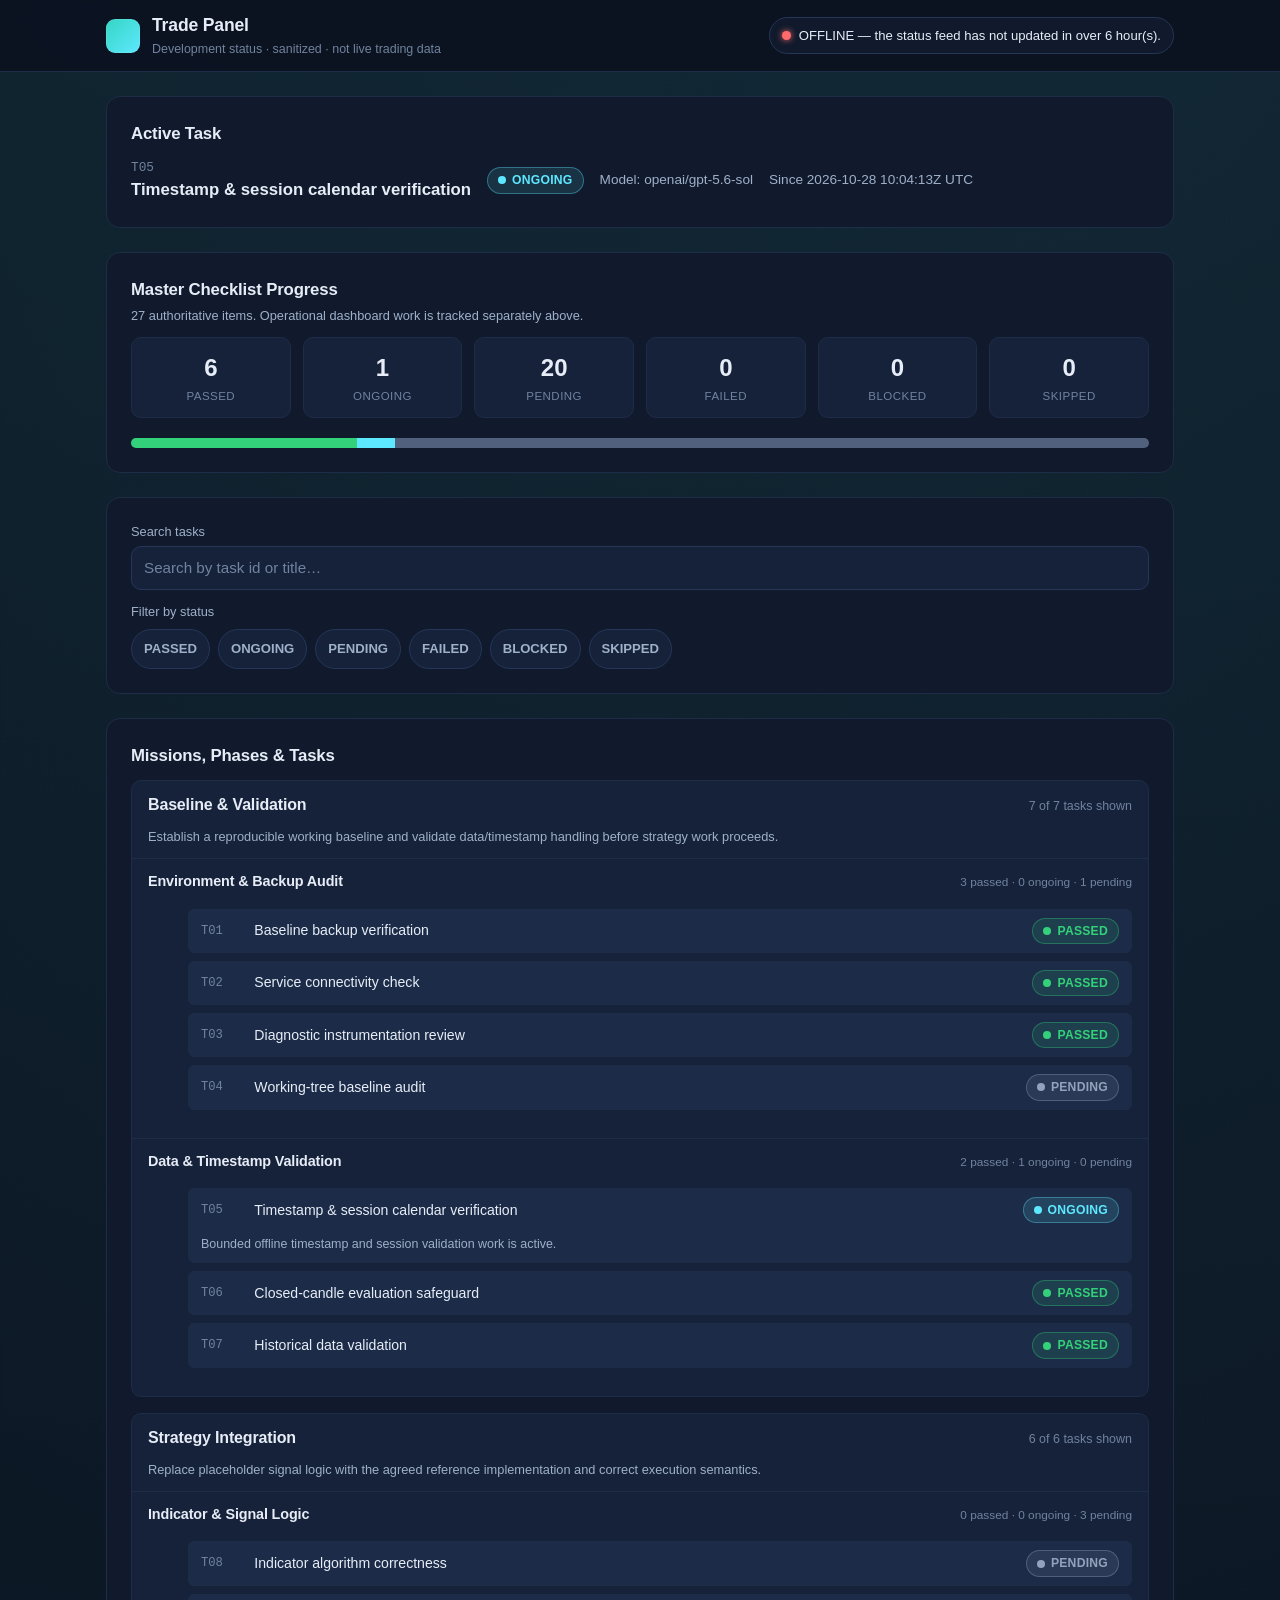
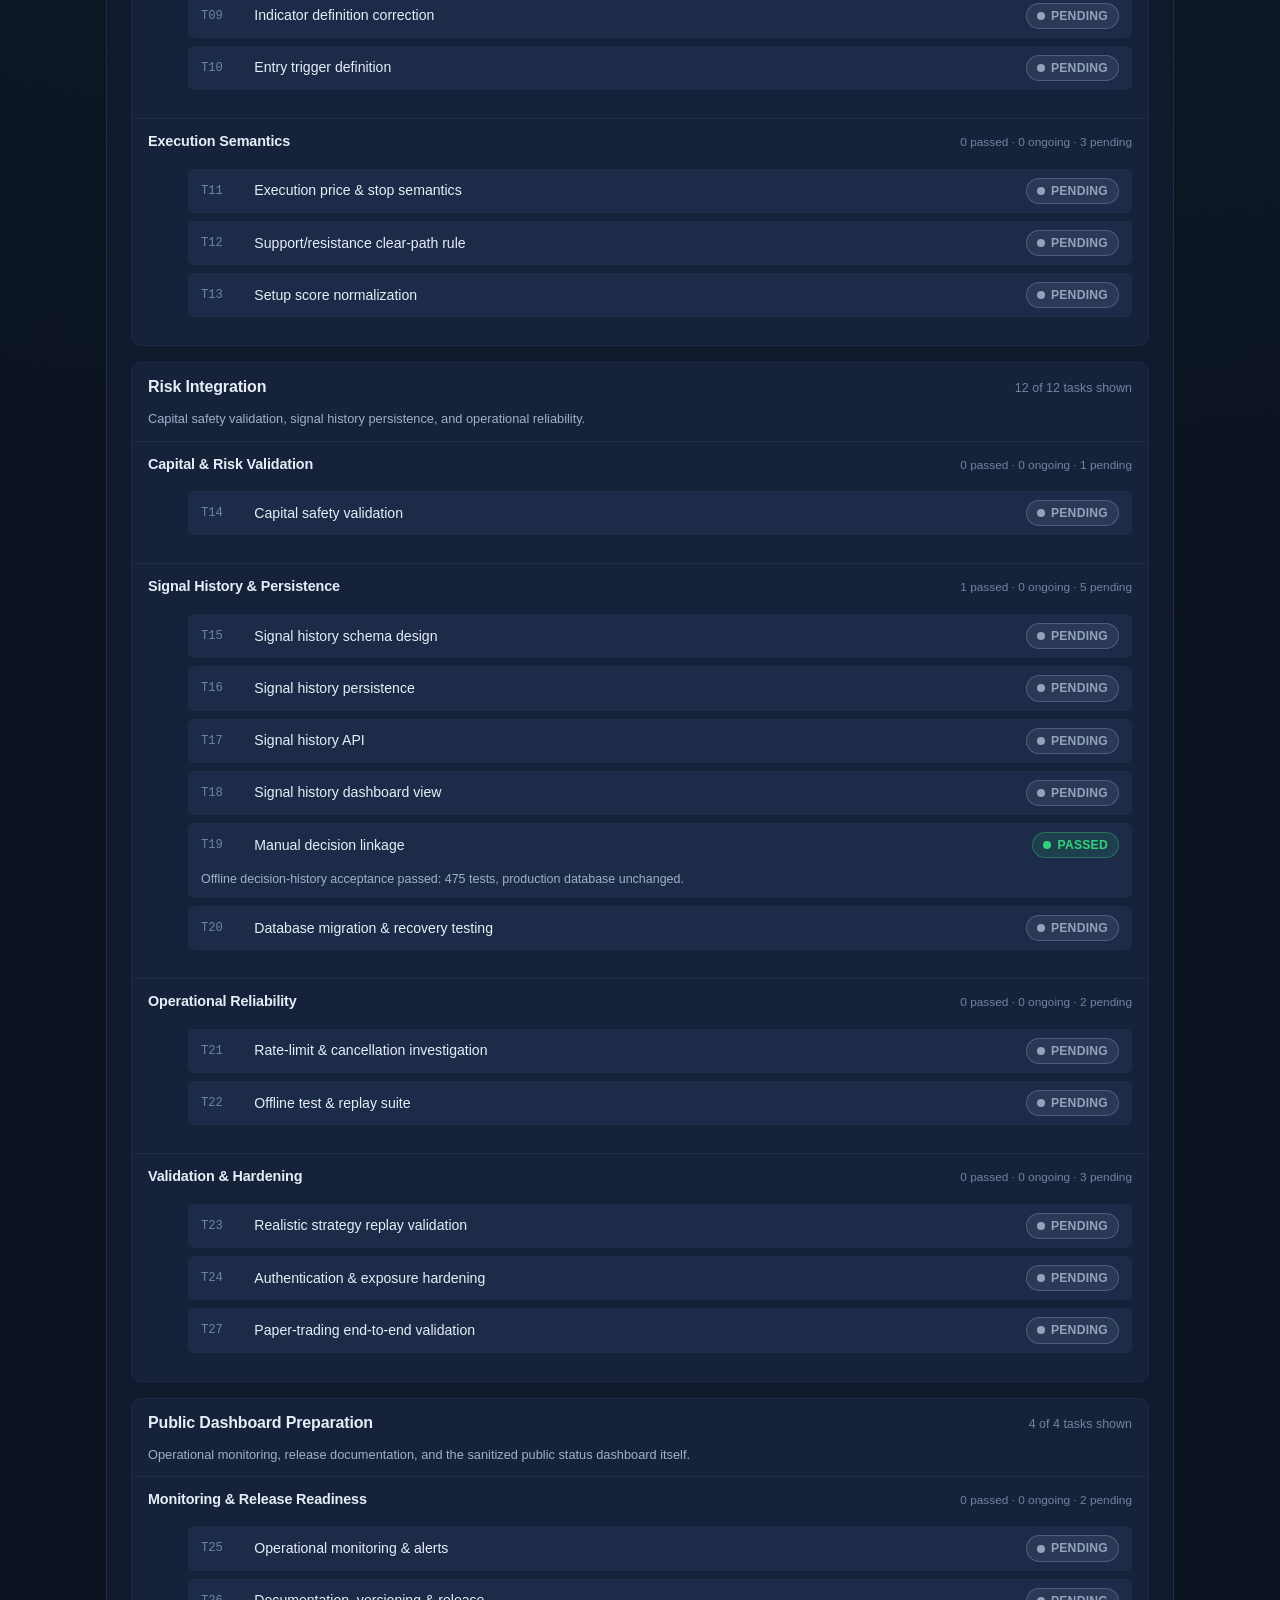
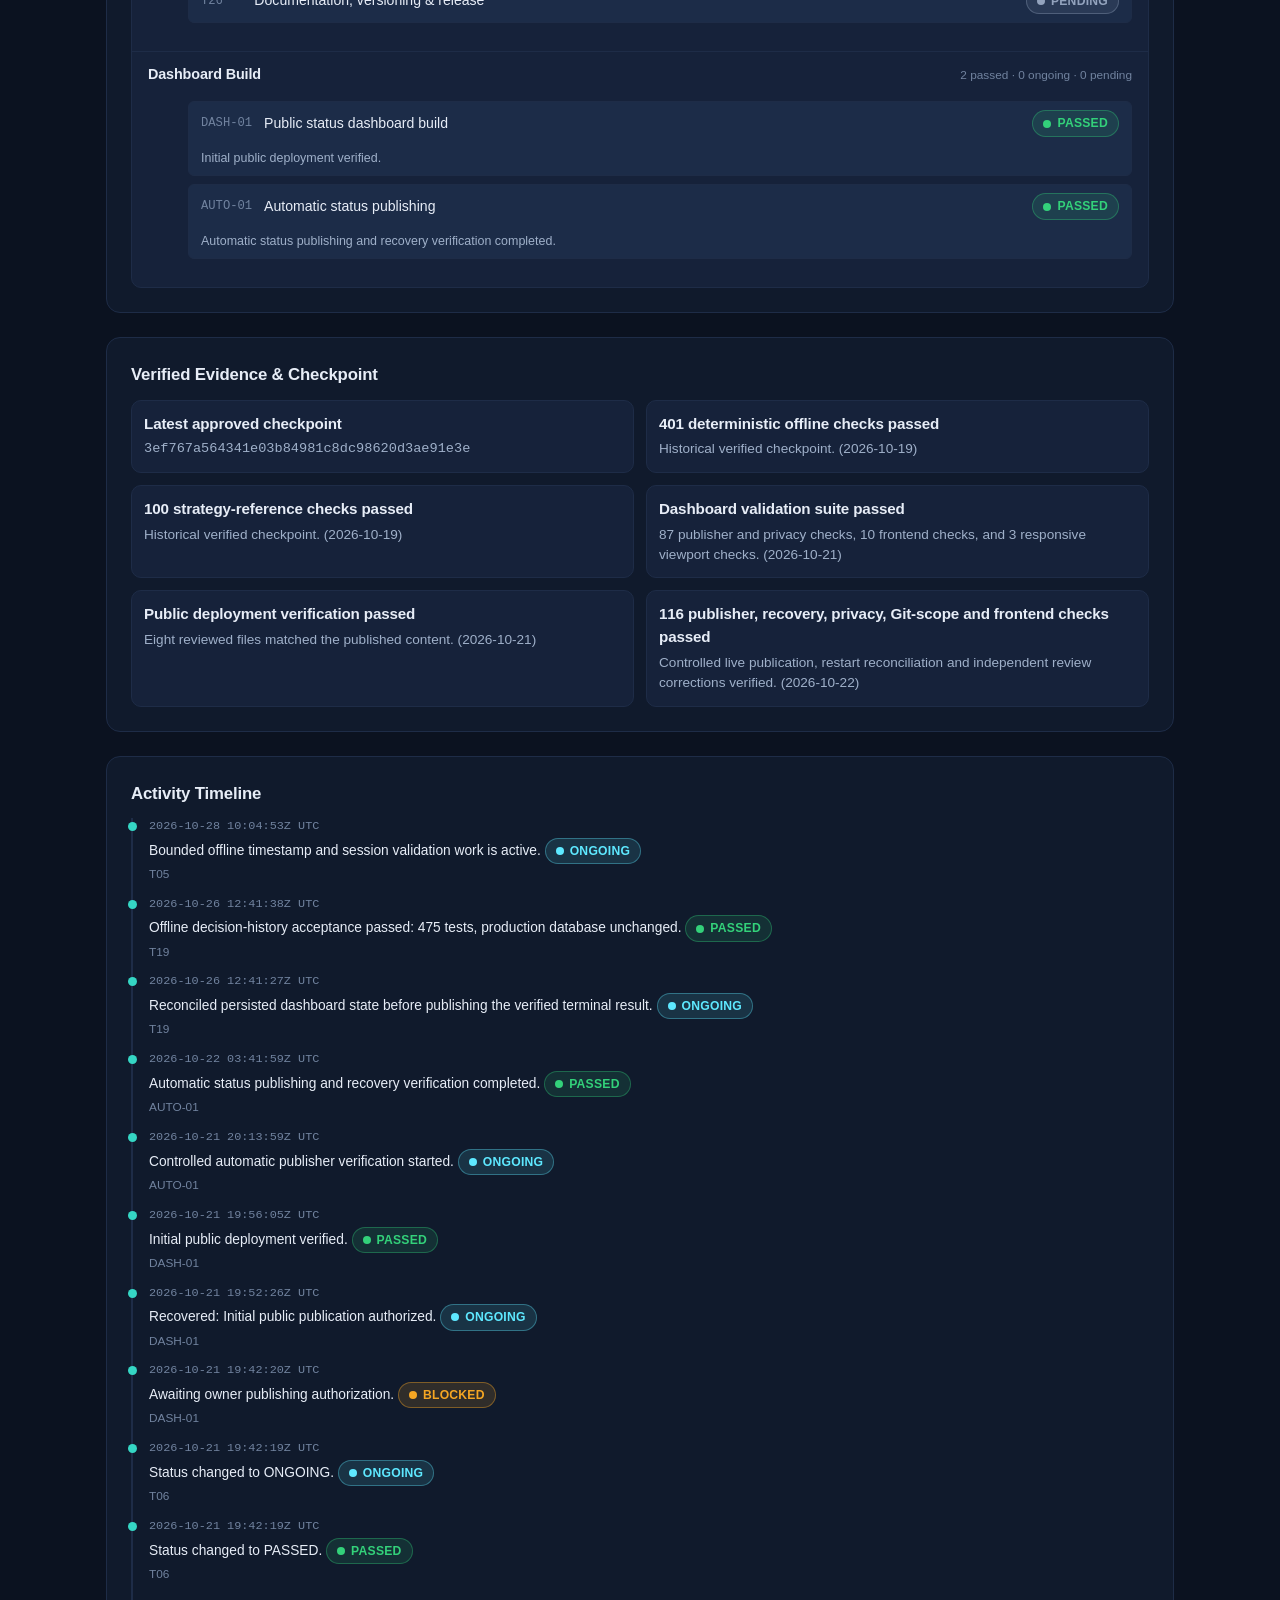
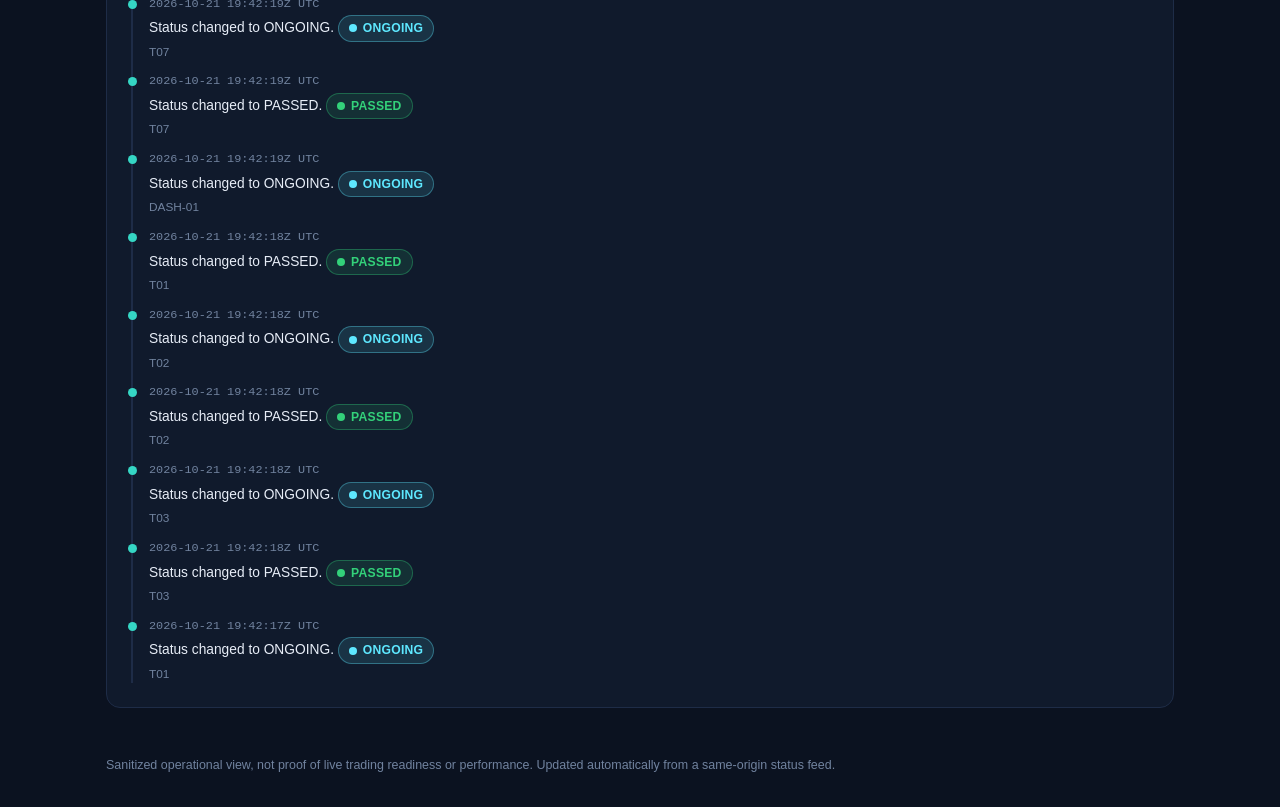
<file: index.html>
<!DOCTYPE html>
<html lang="en">
<head>
<meta charset="UTF-8">
<meta name="viewport" content="width=device-width, initial-scale=1">
<title>Trade Panel — Development Status (Sanitized)</title>
<meta name="description" content="Sanitized, read-only development-status dashboard for Trade Panel. Not a live trading or performance view.">
<meta name="robots" content="noindex">
<link rel="icon" href="favicon.svg" type="image/svg+xml">
<link rel="stylesheet" href="styles.css">
</head>
<body>
<a class="skip-link" href="#main">Skip to main content</a>

<header class="site-header">
  <div class="header-inner">
    <div class="brand">
      <span class="brand-mark" aria-hidden="true"></span>
      <div class="brand-text">
        <h1>Trade Panel</h1>
        <p class="brand-sub">Development status · sanitized · not live trading data</p>
      </div>
    </div>
    <div id="freshness" class="freshness" role="status" aria-live="polite" aria-atomic="true">
      <span class="freshness-dot" aria-hidden="true"></span>
      <span class="freshness-text">Loading…</span>
    </div>
  </div>
</header>

<main id="main">

  <section class="panel" aria-labelledby="active-heading">
    <h2 id="active-heading">Active Task</h2>
    <div id="active-task" class="active-task" aria-live="polite">
      <p class="muted">Loading active task…</p>
    </div>
  </section>

  <section class="panel" aria-labelledby="overall-heading">
    <h2 id="overall-heading">Master Checklist Progress</h2>
    <p class="section-note">27 authoritative items. Operational dashboard work is tracked separately above.</p>
    <div id="overall-counts" class="counts-row" aria-live="polite">
      <p class="muted">Loading overall progress…</p>
    </div>
  </section>

  <section class="panel" aria-labelledby="controls-heading">
    <h2 id="controls-heading" class="visually-hidden">Filter and search tasks</h2>
    <div class="controls">
      <div class="search-wrap">
        <label for="search-input">Search tasks</label>
        <input type="search" id="search-input" placeholder="Search by task id or title…" autocomplete="off">
      </div>
      <fieldset class="status-filters">
        <legend>Filter by status</legend>
        <div class="filter-chip-row" id="status-filter-row">
          <!-- buttons injected by app.js -->
        </div>
      </fieldset>
    </div>
  </section>

  <section class="panel" aria-labelledby="hierarchy-heading">
    <h2 id="hierarchy-heading">Missions, Phases &amp; Tasks</h2>
    <div id="mission-list" class="mission-list">
      <p class="muted">Loading checklist hierarchy…</p>
    </div>
  </section>

  <section class="panel" aria-labelledby="evidence-heading">
    <h2 id="evidence-heading">Verified Evidence &amp; Checkpoint</h2>
    <div id="evidence" class="evidence-grid">
      <p class="muted">Loading evidence…</p>
    </div>
  </section>

  <section class="panel" aria-labelledby="timeline-heading">
    <h2 id="timeline-heading">Activity Timeline</h2>
    <ol id="timeline-list" class="timeline-list">
      <li class="muted">Loading activity timeline…</li>
    </ol>
  </section>

</main>

<footer class="site-footer">
  <p>Sanitized operational view, not proof of live trading readiness or performance. Updated automatically from a same-origin status feed.</p>
</footer>

<script src="app.js"></script>
</body>
</html>
</file>
<file: styles.css>
/* Trade Panel — sanitized dev status dashboard
   Premium dark navy/graphite surfaces, cyan/teal accents. Mobile-first. */

:root {
  --bg: #0b1220;
  --bg-elev-1: #101a2c;
  --bg-elev-2: #16223a;
  --bg-elev-3: #1c2c48;
  --border: #253658;
  --border-soft: #1e2c47;
  --text: #e7edf7;
  --text-muted: #9fb0c9;
  --text-dim: #71839f;
  --accent: #35d6c4;
  --accent-strong: #5ee8ff;
  --focus: #8fe9ff;

  --c-passed: #33d17a;
  --c-ongoing: #5ee8ff;
  --c-pending: #93a3bd;
  --c-failed: #ff6b6b;
  --c-blocked: #f5a623;
  --c-skipped: #b48cf2;

  --radius-sm: 6px;
  --radius-md: 10px;
  --radius-lg: 14px;

  --space-1: 0.25rem;
  --space-2: 0.5rem;
  --space-3: 0.75rem;
  --space-4: 1rem;
  --space-5: 1.5rem;
  --space-6: 2rem;

  --transition-fast: 120ms ease;
  --transition-med: 220ms ease;
}

@media (prefers-reduced-motion: reduce) {
  :root { --transition-fast: 0ms; --transition-med: 0ms; }
}

* { box-sizing: border-box; }

html, body {
  margin: 0;
  padding: 0;
  background: var(--bg);
  color: var(--text);
  font-family: -apple-system, BlinkMacSystemFont, "Segoe UI", Roboto, Helvetica, Arial, sans-serif;
  font-size: 16px;
  line-height: 1.5;
  -webkit-text-size-adjust: 100%;
}

body {
  background-image:
    radial-gradient(circle at 20% -10%, rgba(53, 214, 196, 0.08), transparent 45%),
    radial-gradient(circle at 90% 0%, rgba(94, 232, 255, 0.06), transparent 40%);
}

h1, h2, h3 { font-weight: 650; letter-spacing: -0.01em; color: var(--text); margin: 0; }
h2 { font-size: 1.05rem; margin-bottom: var(--space-3); }
h3 { font-size: 0.95rem; }
p { margin: 0; }

.muted { color: var(--text-muted); }
.section-note { color: var(--text-muted); font-size: 0.8rem; margin: calc(-1 * var(--space-2)) 0 var(--space-3); }

.visually-hidden {
  position: absolute !important;
  width: 1px; height: 1px;
  overflow: hidden;
  clip: rect(0 0 0 0);
  white-space: nowrap;
}

.skip-link {
  position: absolute;
  left: -999px;
  top: 0;
  background: var(--accent);
  color: #06201c;
  padding: var(--space-2) var(--space-3);
  z-index: 100;
  border-radius: 0 0 var(--radius-sm) 0;
  font-weight: 600;
}
.skip-link:focus {
  left: 0;
}

:focus-visible {
  outline: 3px solid var(--focus);
  outline-offset: 2px;
  border-radius: 4px;
}

/* Header */
.site-header {
  position: sticky;
  top: 0;
  z-index: 10;
  background: rgba(11, 18, 32, 0.92);
  backdrop-filter: blur(6px);
  border-bottom: 1px solid var(--border-soft);
}

.header-inner {
  max-width: 1100px;
  margin: 0 auto;
  padding: var(--space-3) var(--space-4);
  display: flex;
  flex-wrap: wrap;
  align-items: center;
  justify-content: space-between;
  gap: var(--space-3);
  min-width: 0;
}

.brand { display: flex; align-items: center; gap: var(--space-3); min-width: 0; max-width: 100%; }
.brand-text { min-width: 0; }
.brand-text h1, .brand-sub { overflow-wrap: break-word; }

.brand-mark {
  width: 34px;
  height: 34px;
  flex-shrink: 0;
  border-radius: 9px;
  background: linear-gradient(135deg, var(--accent), var(--accent-strong));
  box-shadow: 0 0 0 1px rgba(255,255,255,0.08) inset;
}

.brand-text h1 { font-size: 1.1rem; }
.brand-sub { font-size: 0.78rem; color: var(--text-dim); margin-top: 2px; }

.freshness {
  display: inline-flex;
  align-items: center;
  gap: var(--space-2);
  padding: var(--space-2) var(--space-3);
  border: 1px solid var(--border);
  border-radius: 999px;
  background: var(--bg-elev-1);
  font-size: 0.82rem;
  max-width: 100%;
  min-width: 0;
}

.freshness-text {
  overflow-wrap: break-word;
  min-width: 0;
}

.freshness-dot {
  width: 9px; height: 9px;
  border-radius: 50%;
  background: var(--c-pending);
  flex-shrink: 0;
}
.freshness[data-state="live"] .freshness-dot { background: var(--c-passed); box-shadow: 0 0 6px var(--c-passed); }
.freshness[data-state="stale"] .freshness-dot { background: var(--c-blocked); box-shadow: 0 0 6px var(--c-blocked); }
.freshness[data-state="offline"] .freshness-dot { background: var(--c-failed); box-shadow: 0 0 6px var(--c-failed); }

/* Main layout */
main {
  max-width: 1100px;
  margin: 0 auto;
  padding: var(--space-4);
  display: flex;
  flex-direction: column;
  gap: var(--space-4);
}

.panel {
  background: var(--bg-elev-1);
  border: 1px solid var(--border-soft);
  border-radius: var(--radius-lg);
  padding: var(--space-4);
}

/* Active task */
.active-task {
  display: flex;
  flex-wrap: wrap;
  align-items: center;
  gap: var(--space-4);
}

.active-task-id {
  font-family: ui-monospace, SFMono-Regular, Menlo, Consolas, monospace;
  font-size: 0.8rem;
  color: var(--text-dim);
}

.active-task-title { font-size: 1.05rem; font-weight: 600; }

.active-task-meta {
  display: flex;
  flex-wrap: wrap;
  gap: var(--space-4);
  font-size: 0.85rem;
  color: var(--text-muted);
}

/* Status badge */
.status-badge {
  display: inline-flex;
  align-items: center;
  gap: 6px;
  padding: 3px 10px;
  border-radius: 999px;
  font-size: 0.76rem;
  font-weight: 700;
  letter-spacing: 0.02em;
  text-transform: uppercase;
  border: 1px solid transparent;
  white-space: nowrap;
}
.status-badge .dot { width: 8px; height: 8px; border-radius: 50%; flex-shrink: 0; }

.status-badge[data-status="PASSED"]  { color: var(--c-passed);  background: rgba(51,209,122,0.12);  border-color: rgba(51,209,122,0.35); }
.status-badge[data-status="ONGOING"] { color: var(--c-ongoing); background: rgba(94,232,255,0.12);  border-color: rgba(94,232,255,0.35); }
.status-badge[data-status="PENDING"] { color: var(--c-pending); background: rgba(147,163,189,0.12); border-color: rgba(147,163,189,0.35); }
.status-badge[data-status="FAILED"]  { color: var(--c-failed);  background: rgba(255,107,107,0.14); border-color: rgba(255,107,107,0.4); }
.status-badge[data-status="BLOCKED"] { color: var(--c-blocked); background: rgba(245,166,35,0.14);  border-color: rgba(245,166,35,0.4); }
.status-badge[data-status="SKIPPED"] { color: var(--c-skipped); background: rgba(180,140,242,0.14); border-color: rgba(180,140,242,0.4); }

.status-badge[data-status="PASSED"] .dot  { background: var(--c-passed); }
.status-badge[data-status="ONGOING"] .dot { background: var(--c-ongoing); }
.status-badge[data-status="PENDING"] .dot { background: var(--c-pending); }
.status-badge[data-status="FAILED"] .dot  { background: var(--c-failed); }
.status-badge[data-status="BLOCKED"] .dot { background: var(--c-blocked); }
.status-badge[data-status="SKIPPED"] .dot { background: var(--c-skipped); }

@media (prefers-reduced-motion: no-preference) {
  .status-badge[data-status="ONGOING"] .dot { animation: pulse 1.8s ease-in-out infinite; }
}
@keyframes pulse {
  0%, 100% { opacity: 1; }
  50% { opacity: 0.35; }
}

/* Overall counts */
.counts-row {
  display: grid;
  grid-template-columns: repeat(2, minmax(0,1fr));
  gap: var(--space-3);
}
@media (min-width: 560px) {
  .counts-row { grid-template-columns: repeat(3, minmax(0,1fr)); }
}
@media (min-width: 820px) {
  .counts-row { grid-template-columns: repeat(6, minmax(0,1fr)); }
}

.count-tile {
  background: var(--bg-elev-2);
  border: 1px solid var(--border-soft);
  border-radius: var(--radius-md);
  padding: var(--space-3);
  text-align: center;
}
.count-tile .count-value { font-size: 1.5rem; font-weight: 700; }
.count-tile .count-label { font-size: 0.72rem; text-transform: uppercase; letter-spacing: 0.04em; color: var(--text-dim); margin-top: 2px; }

.progress-bar-wrap {
  grid-column: 1 / -1;
  margin-top: var(--space-2);
}
.progress-bar {
  height: 10px;
  border-radius: 999px;
  background: var(--bg-elev-3);
  overflow: hidden;
  display: flex;
}
.progress-seg { height: 100%; }
.progress-seg[data-status="PASSED"]  { background: var(--c-passed); }
.progress-seg[data-status="ONGOING"] { background: var(--c-ongoing); }
.progress-seg[data-status="PENDING"] { background: var(--c-pending); opacity: 0.45; }
.progress-seg[data-status="FAILED"]  { background: var(--c-failed); }
.progress-seg[data-status="BLOCKED"] { background: var(--c-blocked); }
.progress-seg[data-status="SKIPPED"] { background: var(--c-skipped); }

/* Controls */
.controls {
  display: flex;
  flex-direction: column;
  gap: var(--space-3);
}
.search-wrap { display: flex; flex-direction: column; gap: var(--space-1); }
.search-wrap label { font-size: 0.8rem; color: var(--text-muted); }
#search-input {
  background: var(--bg-elev-2);
  border: 1px solid var(--border);
  color: var(--text);
  border-radius: var(--radius-md);
  padding: var(--space-2) var(--space-3);
  font-size: 0.95rem;
  min-height: 44px;
}
#search-input::placeholder { color: var(--text-dim); }

.status-filters { border: none; padding: 0; margin: 0; }
.status-filters legend { font-size: 0.8rem; color: var(--text-muted); padding: 0; margin-bottom: var(--space-2); }

.filter-chip-row { display: flex; flex-wrap: wrap; gap: var(--space-2); }

.filter-chip {
  min-height: 40px;
  padding: var(--space-2) var(--space-3);
  border-radius: 999px;
  border: 1px solid var(--border);
  background: var(--bg-elev-2);
  color: var(--text-muted);
  font-size: 0.82rem;
  font-weight: 600;
  cursor: pointer;
  transition: background var(--transition-fast), color var(--transition-fast), border-color var(--transition-fast);
}
.filter-chip[aria-pressed="true"] {
  color: var(--bg);
  background: var(--accent);
  border-color: var(--accent);
}
.filter-chip:hover { border-color: var(--accent-strong); }

/* Mission / phase / task hierarchy */
.mission-list { display: flex; flex-direction: column; gap: var(--space-4); }

.mission-card {
  border: 1px solid var(--border-soft);
  border-radius: var(--radius-md);
  background: var(--bg-elev-2);
  overflow: hidden;
}
.mission-header {
  padding: var(--space-3) var(--space-4);
  display: flex;
  flex-wrap: wrap;
  align-items: baseline;
  justify-content: space-between;
  gap: var(--space-2);
  border-bottom: 1px solid var(--border-soft);
}
.mission-title { font-size: 1rem; font-weight: 700; min-width: 0; overflow-wrap: break-word; }
.mission-summary { font-size: 0.8rem; color: var(--text-muted); margin-top: 2px; flex-basis: 100%; overflow-wrap: break-word; }
.mission-counts { font-size: 0.78rem; color: var(--text-dim); }

.phase-block { padding: var(--space-3) var(--space-4); border-bottom: 1px solid var(--border-soft); }
.phase-block:last-child { border-bottom: none; }

.phase-header {
  display: flex;
  flex-wrap: wrap;
  align-items: baseline;
  justify-content: space-between;
  gap: var(--space-2);
  margin-bottom: var(--space-2);
}
.phase-title { font-size: 0.9rem; font-weight: 650; color: var(--text); }
.phase-counts { font-size: 0.74rem; color: var(--text-dim); }

.task-grid {
  display: flex;
  flex-direction: column;
  gap: var(--space-2);
}

.task-row {
  display: flex;
  flex-wrap: wrap;
  align-items: center;
  gap: var(--space-3);
  background: var(--bg-elev-3);
  border: 1px solid var(--border-soft);
  border-radius: var(--radius-sm);
  padding: var(--space-2) var(--space-3);
}
.task-row[hidden] { display: none; }

.task-id {
  font-family: ui-monospace, SFMono-Regular, Menlo, Consolas, monospace;
  font-size: 0.76rem;
  color: var(--text-dim);
  min-width: 3.4em;
}
.task-title { font-size: 0.88rem; flex: 1 1 200px; min-width: 0; }
.task-summary { font-size: 0.78rem; color: var(--text-muted); flex-basis: 100%; }

.no-match-note {
  font-size: 0.78rem;
  color: var(--text-dim);
  font-style: italic;
  padding: var(--space-2) 0;
}

/* Evidence */
.evidence-grid {
  display: grid;
  gap: var(--space-3);
  grid-template-columns: 1fr;
}
@media (min-width: 700px) {
  .evidence-grid { grid-template-columns: repeat(2, 1fr); }
}
.evidence-card {
  background: var(--bg-elev-2);
  border: 1px solid var(--border-soft);
  border-radius: var(--radius-md);
  padding: var(--space-3);
}
.evidence-card h3 { margin-bottom: var(--space-1); }
.evidence-card p { color: var(--text-muted); font-size: 0.85rem; }
.checkpoint-sha {
  font-family: ui-monospace, SFMono-Regular, Menlo, Consolas, monospace;
  font-size: 0.78rem;
  word-break: break-all;
  color: var(--accent-strong);
}

/* Timeline */
.timeline-list {
  list-style: none;
  margin: 0;
  padding: 0;
  display: flex;
  flex-direction: column;
  gap: var(--space-3);
  border-left: 2px solid var(--border-soft);
  padding-left: var(--space-4);
}
.timeline-item { position: relative; }
.timeline-item::before {
  content: "";
  position: absolute;
  left: calc(-1 * var(--space-4) - 5px);
  top: 4px;
  width: 9px; height: 9px;
  border-radius: 50%;
  background: var(--accent);
}
.timeline-time {
  font-size: 0.74rem;
  color: var(--text-dim);
  font-family: ui-monospace, SFMono-Regular, Menlo, Consolas, monospace;
}
.timeline-event { font-size: 0.86rem; margin-top: 2px; }
.timeline-task { font-size: 0.74rem; color: var(--text-dim); margin-top: 2px; }

/* Footer */
.site-footer {
  max-width: 1100px;
  margin: 0 auto;
  padding: var(--space-5) var(--space-4) var(--space-6);
  font-size: 0.78rem;
  color: var(--text-dim);
}

/* Touch target sizing */
button, input, .filter-chip { min-height: 40px; }

/* Wide desktop refinement */
@media (min-width: 1024px) {
  main { padding: var(--space-5) var(--space-4); gap: var(--space-5); }
  .panel { padding: var(--space-5); }
}
</file>
